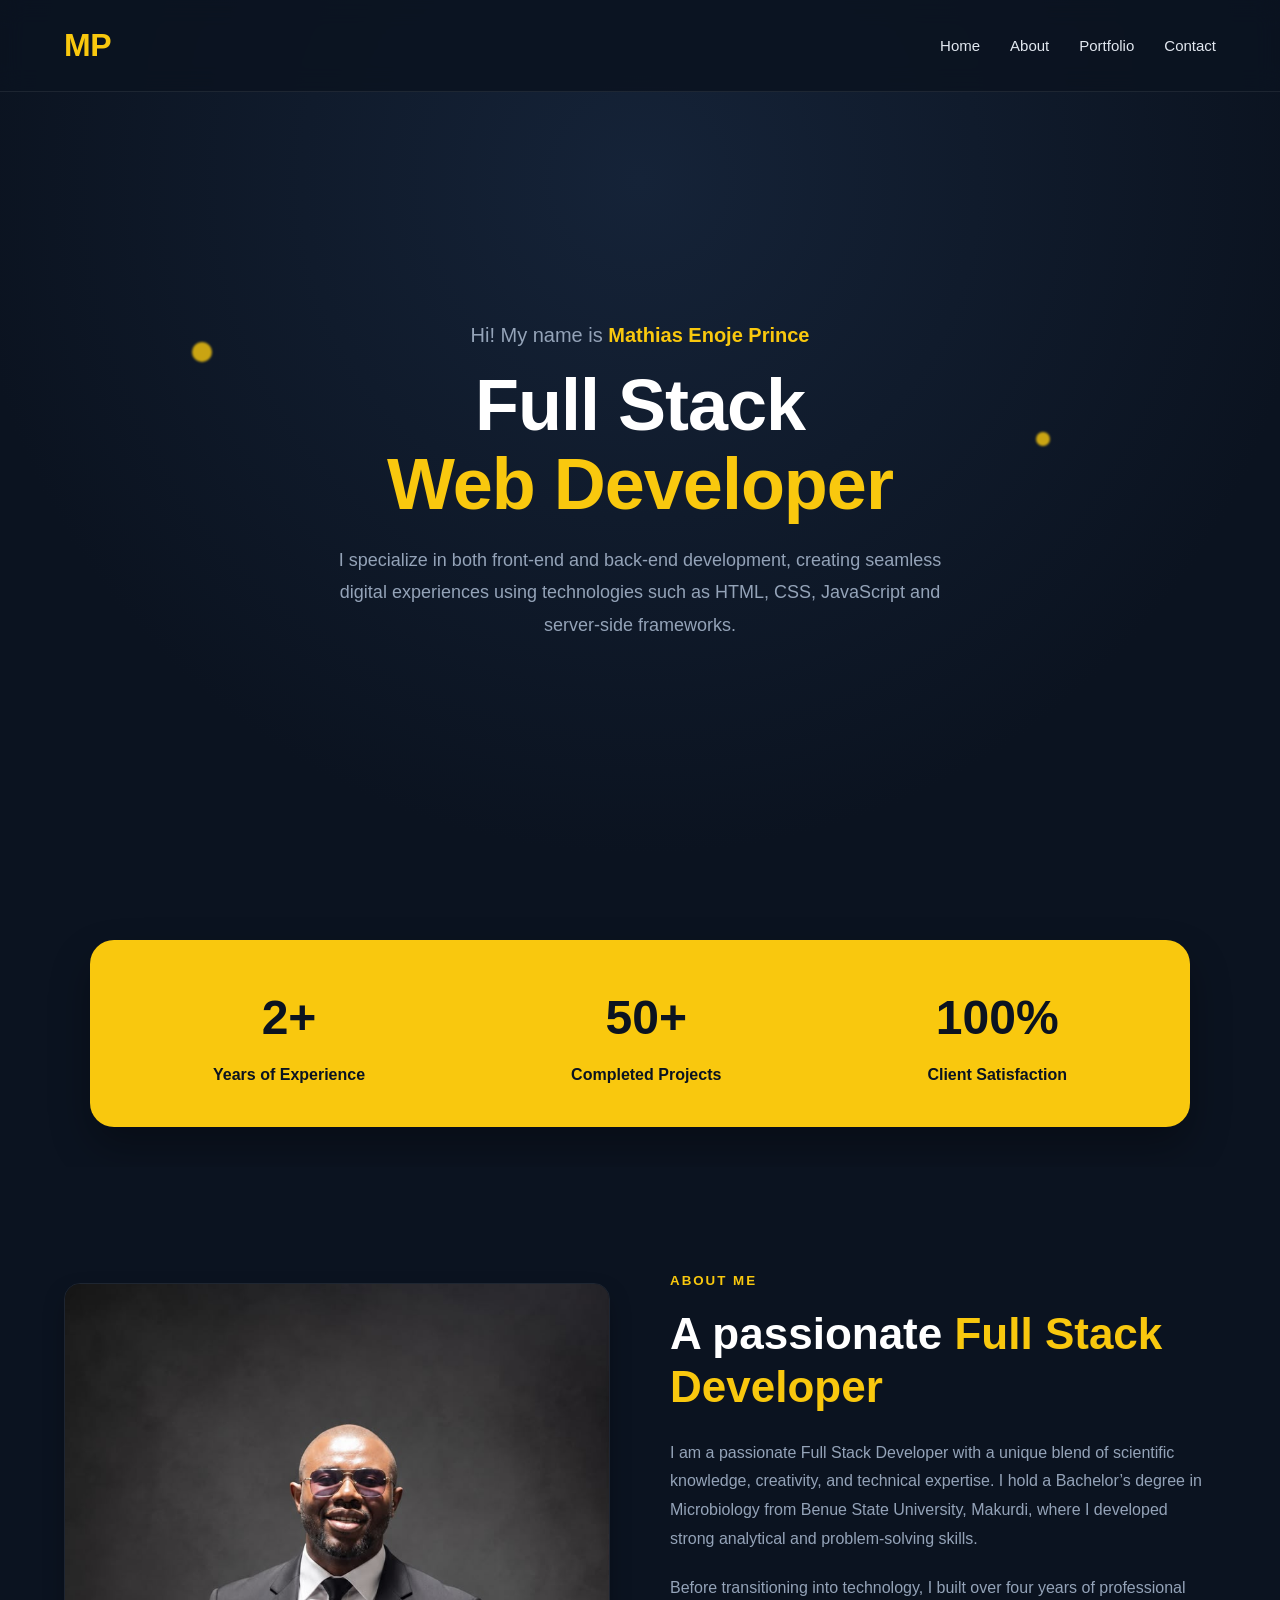
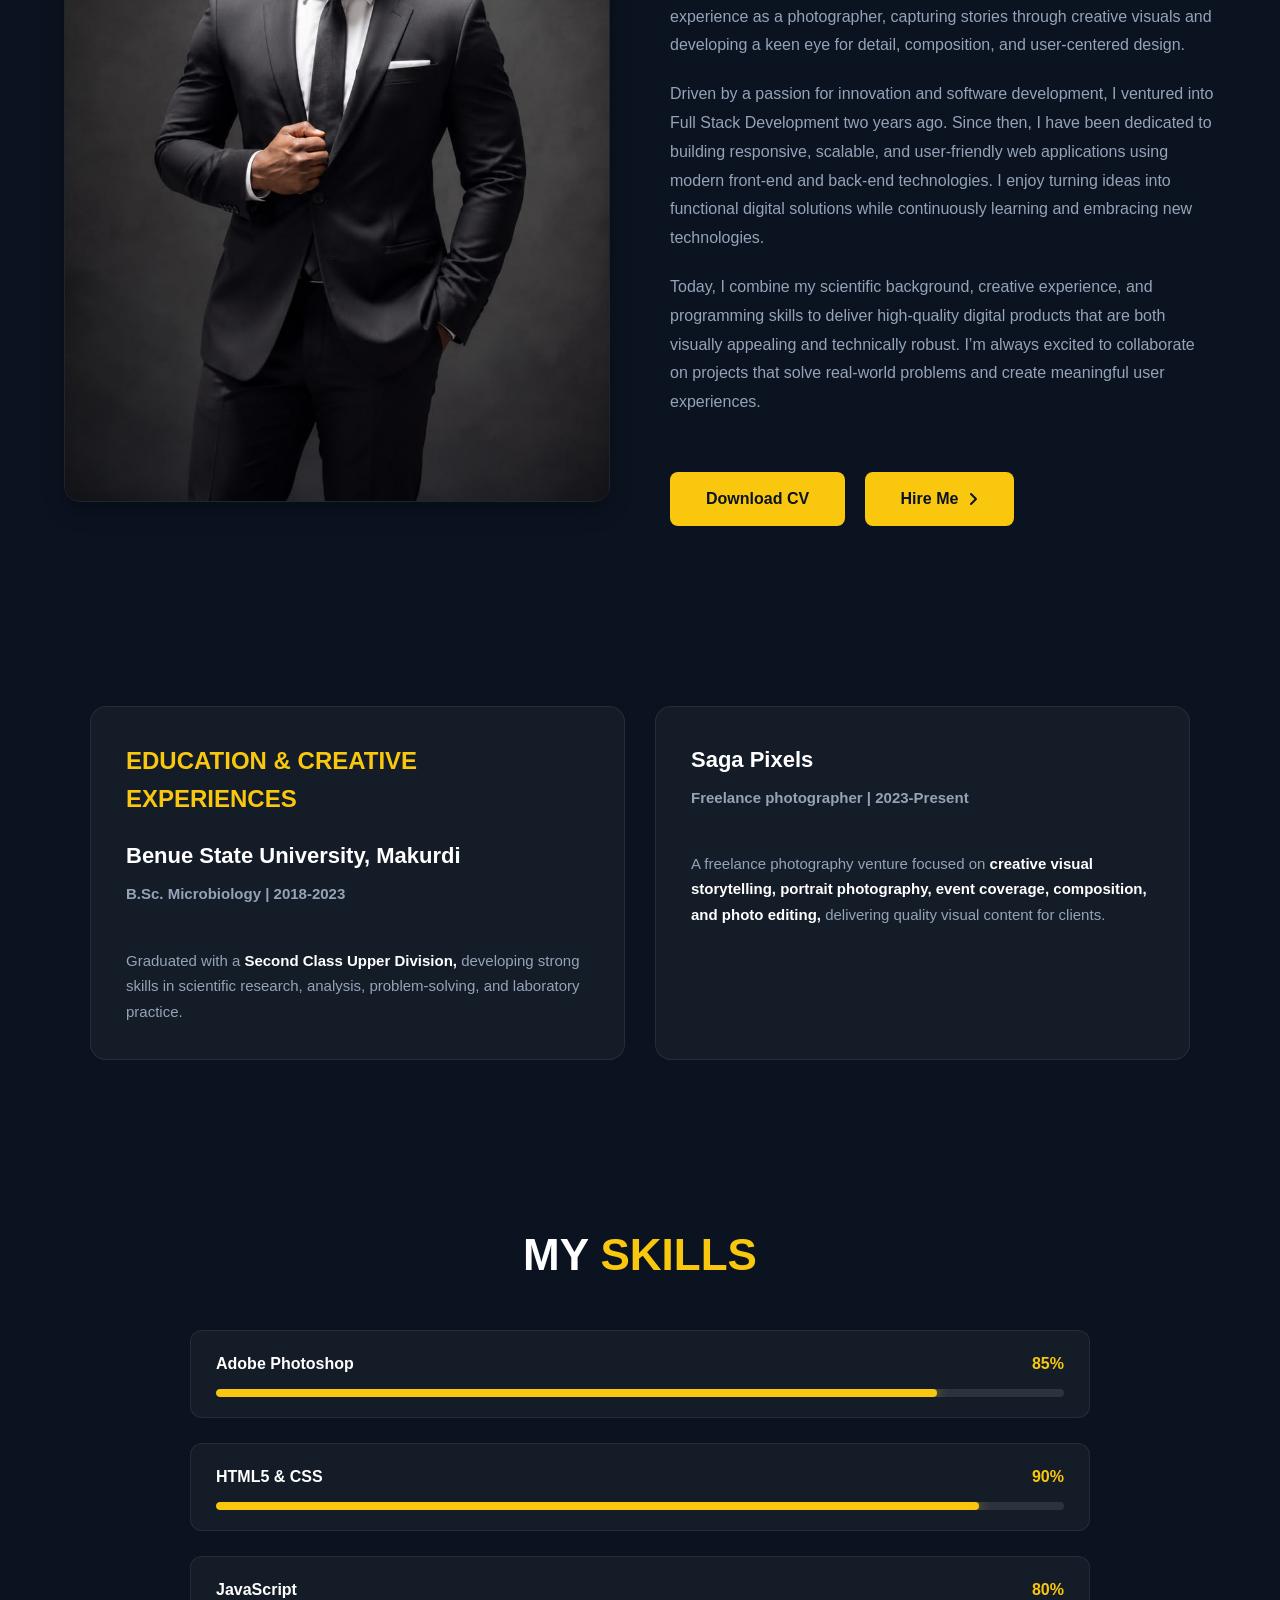
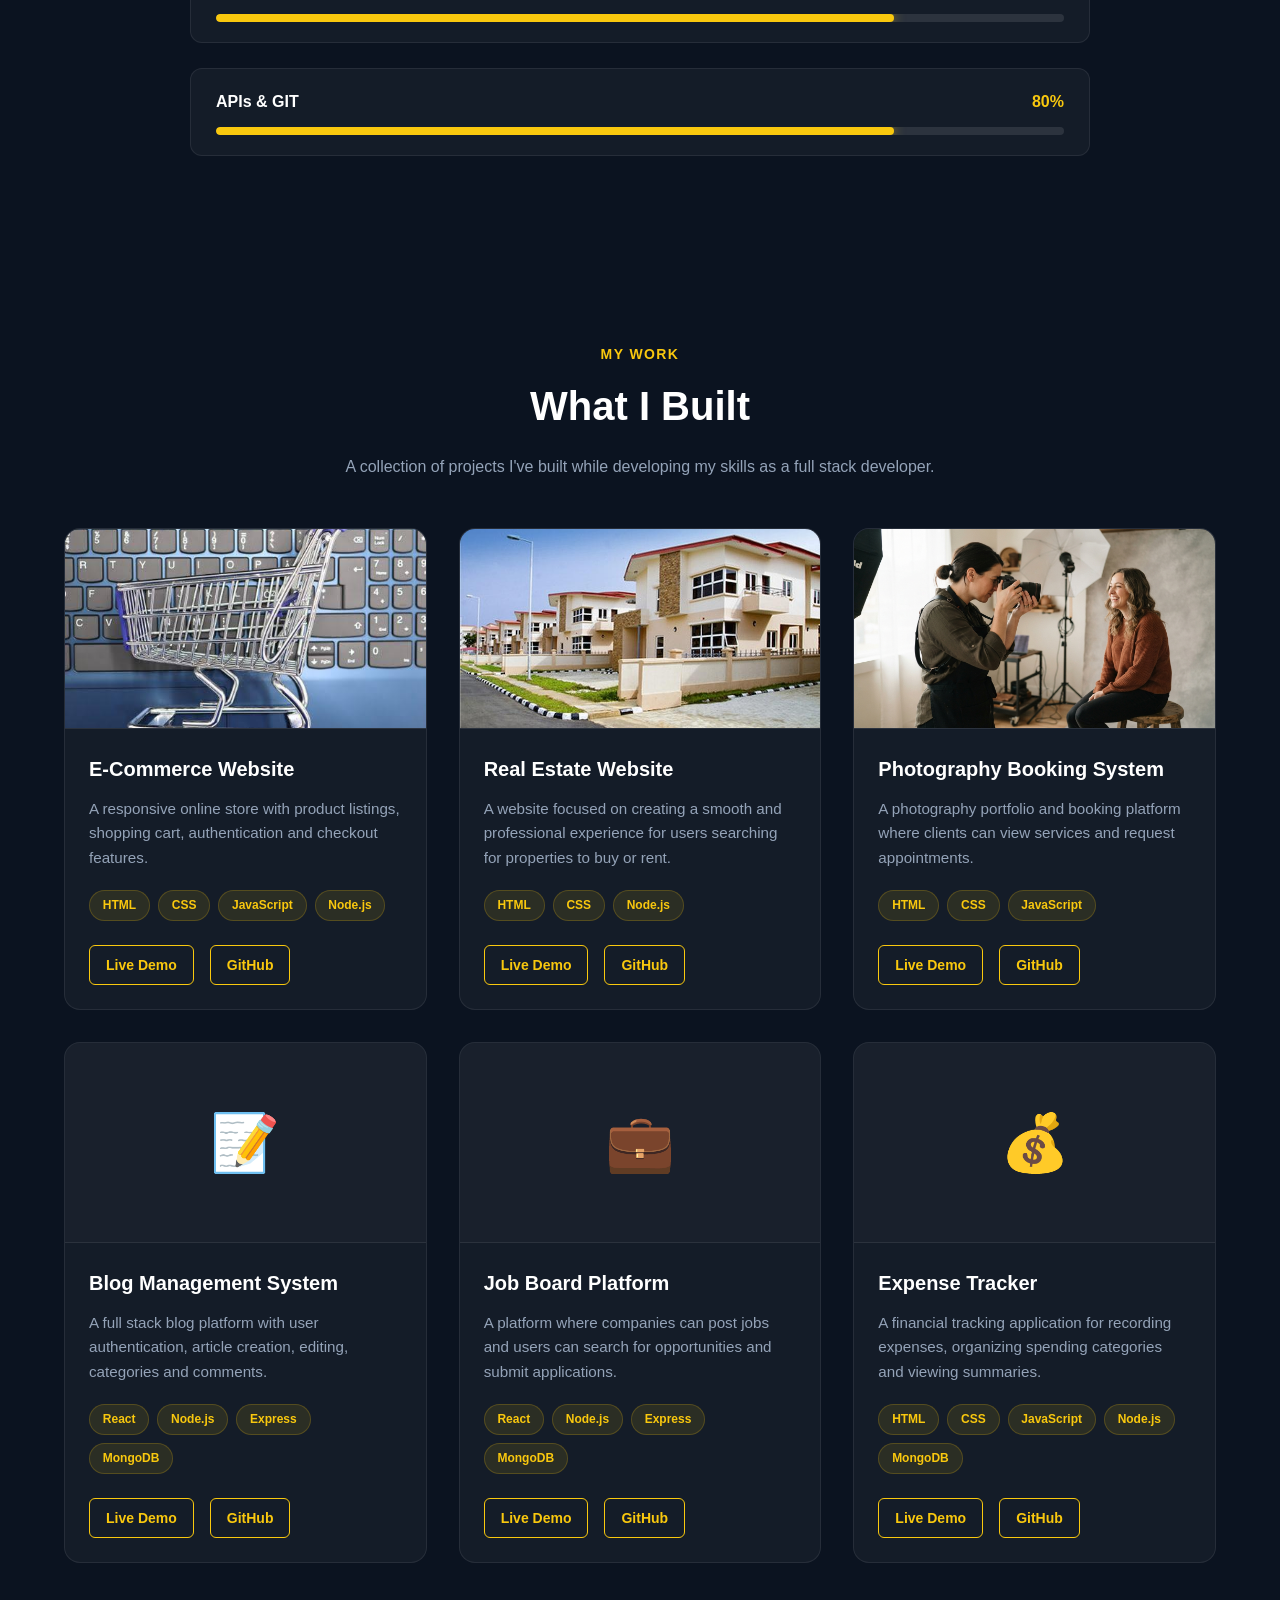
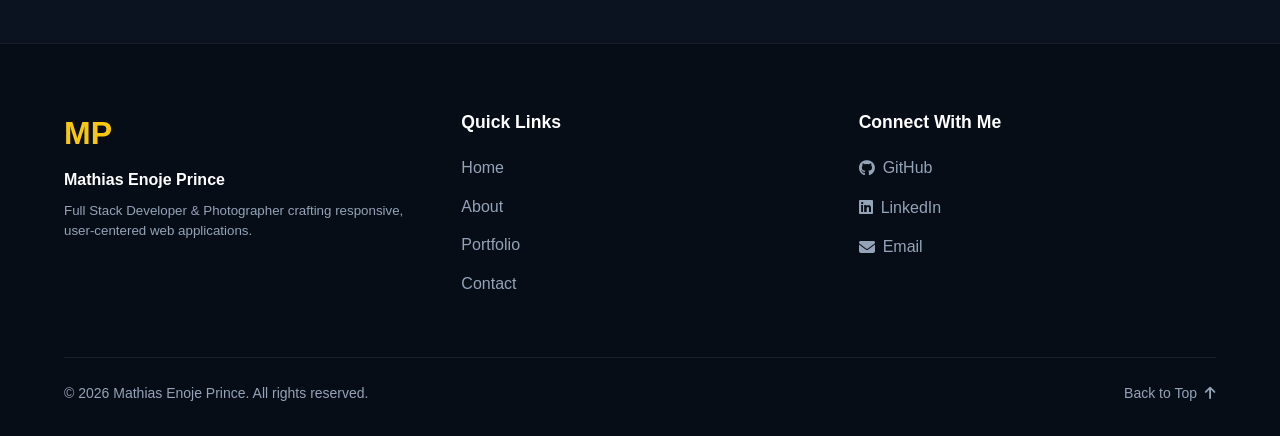
<file: index.html>
<!DOCTYPE html>
<html lang="en">
<head>
    <meta charset="UTF-8">
    <meta name="viewport" content="width=device-width, initial-scale=1.0">
    <title>MATHIAS ENOJE PRINCE PORTO</title>
    <link rel="stylesheet" href="./porto.css">
    <link rel="stylesheet" href="https://cdnjs.cloudflare.com/ajax/libs/font-awesome/6.7.2/css/all.min.css"
        integrity="sha512-Evv84Mr4kqVGRNSgIGL/F/aIDqQb7xQ2vcrdIwxfjThSH8CSR7PBEakCr51Ck+w+/U6swU2Im1vVX0SVk9ABhg=="
        crossorigin="anonymous" referrerpolicy="no-referrer" />
</head>

<body>

    <header>
        <nav>
            <div class="logo">
                <h2>MP</h2> 
            </div>
            <ul>
                <li><a href="./portpages/home.html"> Home</a></li>
                <li><a href="./portpages/about.html"> About</a></li>
                <li><a href="./portpages/portfolio.html"> Portfolio</a></li>
                <li><a href="https://wa.me/2349068567751"> Contact</a></li>
            </ul>
        </nav>
    </header>

    <section class="hero">
        <div class="hero-content">
            <p class="intro">Hi! My name is <span>Mathias Enoje Prince</span></p>
            <h1> Full Stack <br> <span> Web Developer</span></h1>
            <p class="description">
                I specialize in both front-end and back-end development, creating seamless digital experiences using technologies such as HTML, CSS, JavaScript and server-side frameworks.
            </p>
        </div>
    </section>

    <section class="ss">   
        <div class="stats">
            <div class="box">
                <h2>2+</h2>
                <p>Years of Experience</p>
            </div>
            <div class="box">
                <h2>50+</h2>
                <p>Completed Projects</p>
            </div>
            <div class="box">
                <h2>100%</h2>
                <p>Client Satisfaction</p>
            </div>
        </div>
    </section>

    <section class="about">
        <div class="about-image">
            <div>
                <img src="./img/me.jpeg" alt="Mathias Enoje Prince">
            </div>
        </div>

        <div class="about-text">
            <small>About Me</small>
            <h2>A passionate <span> Full Stack Developer</span></h2>
            <p>
                I am a passionate Full Stack Developer with a unique blend of scientific knowledge, creativity, and technical expertise. I hold a Bachelor’s degree in Microbiology from Benue State University, Makurdi, where I developed strong analytical and problem-solving skills.
            </p>
            <p>
                Before transitioning into technology, I built over four years of professional experience as a photographer, capturing stories through creative visuals and developing a keen eye for detail, composition, and user-centered design.
            </p>
            <p>
                Driven by a passion for innovation and software development, I ventured into Full Stack Development two years ago. Since then, I have been dedicated to building responsive, scalable, and user-friendly web applications using modern front-end and back-end technologies. I enjoy turning ideas into functional digital solutions while continuously learning and embracing new technologies.
            </p>
            <p>
                Today, I combine my scientific background, creative experience, and programming skills to deliver high-quality digital products that are both visually appealing and technically robust. I’m always excited to collaborate on projects that solve real-world problems and create meaningful user experiences.
            </p>

            <a href="#" class="btn">Download CV</a>
            <a href="#" class="btn"> Hire Me <i class="fa-solid fa-angle-right"></i></a>
        </div>
    </section>

    <section class="edu">
        <div class="edus">
            <div class="edubsu">
                <h1> EDUCATION & CREATIVE EXPERIENCES</h1>
                <h2> Benue State University, Makurdi</h2>
                <p class="edudate">B.Sc. Microbiology | 2018-2023</p><br>
                <p>Graduated with a <strong>Second Class Upper Division,</strong> developing strong skills in scientific research, analysis, problem-solving, and laboratory practice.</p>
            </div>

            <div class="edusaga">
                <h2> Saga Pixels</h2>
                <p class="edudate"> Freelance photographer | 2023-Present</p><br>
                <p>A freelance photography venture focused on <strong>creative visual storytelling, portrait photography, event coverage, composition, and photo editing,</strong> delivering quality visual content for clients.</p>
            </div>
        </div>
    </section>

    <section class="skills">
        <div class="skills-container">
            <h2>MY <span>SKILLS</span></h2>

            <div class="skill-box">
                <div class="skill-info">
                    <p>Adobe Photoshop</p>
                    <p>85%</p>
                </div>
                <div class="progress-line">
                    <span style="width: 85%;"></span>
                </div>
            </div>

            <div class="skill-box">
                <div class="skill-info">
                    <p>HTML5 &amp; CSS</p>
                    <p>90%</p>
                </div>
                <div class="progress-line">
                    <span style="width: 90%;"></span>
                </div>
            </div>

            <div class="skill-box">
                <div class="skill-info">
                    <p>JavaScript</p>
                    <p>80%</p>
                </div>
                <div class="progress-line">
                    <span style="width: 80%;"></span>
                </div>
            </div>

            <div class="skill-box">
                <div class="skill-info">
                    <p>APIs &amp; GIT</p>
                    <p>80%</p>
                </div>
                <div class="progress-line">
                    <span style="width: 80%;"></span>
                </div>
            </div>
        </div>
    </section>

    <section class="projects" id="projects">
        <div class="projects-container">
            <div class="section-heading">
                <span>MY WORK</span>
                <h2>What I Built</h2>
                <p>A collection of projects I've built while developing my skills as a full stack developer.</p>
            </div>

            <div class="project-grid">
                <!-- Project 1 -->
                <article class="project-card">
                    <div class="project-image">
                        <img src="./img/ecom.jpg" alt="E-Commerce Website interface preview">
                    </div>
                    <div class="project-content">
                        <h3>E-Commerce Website</h3>
                        <p>A responsive online store with product listings, shopping cart, authentication and checkout features.</p>
                        <div class="tech-stack">
                            <span>HTML</span>
                            <span>CSS</span>
                            <span>JavaScript</span>
                            <span>Node.js</span>
                        </div>
                        <div class="project-links">
                            <a href="https://kireinawebsite.vercel.app/">Live Demo</a>
                            <a href="https://github.com/mathiasenojep-a11y">GitHub</a>
                        </div>
                    </div>
                </article>

                <!-- Project 2 -->
                <article class="project-card">
                    <div class="project-image">
                        <img src="./img/Real-Estate.jpg" alt="Real Estate Website search page preview">
                    </div>
                    <div class="project-content">
                        <h3>Real Estate Website</h3>
                        <p>A website focused on creating a smooth and professional experience for users searching for properties to buy or rent.</p>
                        <div class="tech-stack">
                            <span>HTML</span>
                            <span>CSS</span>
                            <span>Node.js</span>
                        </div>
                        <div class="project-links">
                            <a href="https://homeequityproperties.vercel.app/">Live Demo</a>
                            <a href="https://github.com/mathiasenojep-a11y">GitHub</a>
                        </div>
                    </div>
                </article>

                <!-- Project 3 -->
                <article class="project-card">
                    <div class="project-image">
                        <img src="./img/Photographer.jpeg" alt="Photography Booking System portfolio showcase">
                    </div>
                    <div class="project-content">
                        <h3>Photography Booking System</h3>
                        <p>A photography portfolio and booking platform where clients can view services and request appointments.</p>
                        <div class="tech-stack">
                            <span>HTML</span>
                            <span>CSS</span>
                            <span>JavaScript</span>
                        </div>
                        <div class="project-links">
                            <a href="#" target="_blank" rel="noopener noreferrer">Live Demo</a>
                            <a href="https://github.com/mathiasenojep-a11y">GitHub</a>
                        </div>
                    </div>
                </article>

                <!-- Project 4 -->
                <article class="project-card">
                    <div class="project-image">
                        <span role="img" aria-label="Blog icon">📝</span>
                    </div>
                    <div class="project-content">
                        <h3>Blog Management System</h3>
                        <p>A full stack blog platform with user authentication, article creation, editing, categories and comments.</p>
                        <div class="tech-stack">
                            <span>React</span>
                            <span>Node.js</span>
                            <span>Express</span>
                            <span>MongoDB</span>
                        </div>
                        <div class="project-links">
                            <a href="#" target="_blank" rel="noopener noreferrer">Live Demo</a>
                            <a href="https://github.com/mathiasenojep-a11y">GitHub</a>
                        </div>
                    </div>
                </article>

                <!-- Project 5 -->
                <article class="project-card">
                    <div class="project-image">
                        <span role="img" aria-label="Briefcase icon">💼</span>
                    </div>
                    <div class="project-content">
                        <h3>Job Board Platform</h3>
                        <p>A platform where companies can post jobs and users can search for opportunities and submit applications.</p>
                        <div class="tech-stack">
                            <span>React</span>
                            <span>Node.js</span>
                            <span>Express</span>
                            <span>MongoDB</span>
                        </div>
                        <div class="project-links">
                            <a href="#" target="_blank" rel="noopener noreferrer">Live Demo</a>
                            <a href="https://github.com/mathiasenojep-a11y">GitHub</a>
                        </div>
                    </div>
                </article>

                <!-- Project 6 -->
                <article class="project-card">
                    <div class="project-image">
                        <span role="img" aria-label="Money bag icon">💰</span>
                    </div>
                    <div class="project-content">
                        <h3>Expense Tracker</h3>
                        <p>A financial tracking application for recording expenses, organizing spending categories and viewing summaries.</p>
                        <div class="tech-stack">
                            <span>HTML</span>
                            <span>CSS</span>
                            <span>JavaScript</span>
                            <span>Node.js</span>
                            <span>MongoDB</span>
                        </div>
                        <div class="project-links">
                            <a href="#" target="_blank" rel="noopener noreferrer">Live Demo</a>
                            <a href="https://github.com/mathiasenojep-a11y">GitHub</a>
                        </div>
                    </div>
                </article>
            </div>
        </div>
    </section>

    <!-- Footer Section -->
    <footer class="site-footer">
        <div class="footer-container">
            <div class="footer-col footer-brand">
                <h2>MP</h2>
                <p>Mathias Enoje Prince</p>
                <small>Full Stack Developer & Photographer crafting responsive, user-centered web applications.</small>
            </div>

            <div class="footer-col">
                <h3>Quick Links</h3>
                <ul>
                    <li><a href="./portpages/home.html">Home</a></li>
                    <li><a href="./portpages/about.html">About</a></li>
                    <li><a href="./portpages/portfolio.html">Portfolio</a></li>
                    <li><a href="https://wa.me/2349068567751">Contact</a></li>
                </ul>
            </div>

            <div class="footer-col">
                <h3>Connect With Me</h3>
                <ul class="social-links">
                    <li>
                        <a href="https://github.com/mathiasenojep-a11y" target="_blank" rel="noopener">
                            <i class="fa-brands fa-github"></i> GitHub
                        </a>
                    </li>
                    <li>
                        <a href="https://www.linkedin.com/in/mathias-enoje-prince-b039b9424" target="_blank" rel="noopener">
                            <i class="fa-brands fa-linkedin"></i> LinkedIn
                        </a>
                    </li>
                    <li>
                        <a href="mailto:mathiasenojep@gmail.com">
                            <i class="fa-solid fa-envelope"></i> Email
                        </a>
                    </li>
                </ul>
            </div>
        </div>

        <div class="footer-bottom">
            <p>&copy; <span id="year"></span> Mathias Enoje Prince. All rights reserved.</p>
            <a href="#" class="back-to-top" aria-label="Back to top">
                Back to Top <i class="fa-solid fa-arrow-up"></i>
            </a>
        </div>
    </footer>

    <script>
        document.getElementById('year').textContent = new Date().getFullYear();
    </script>
</body>
</html>
</file>
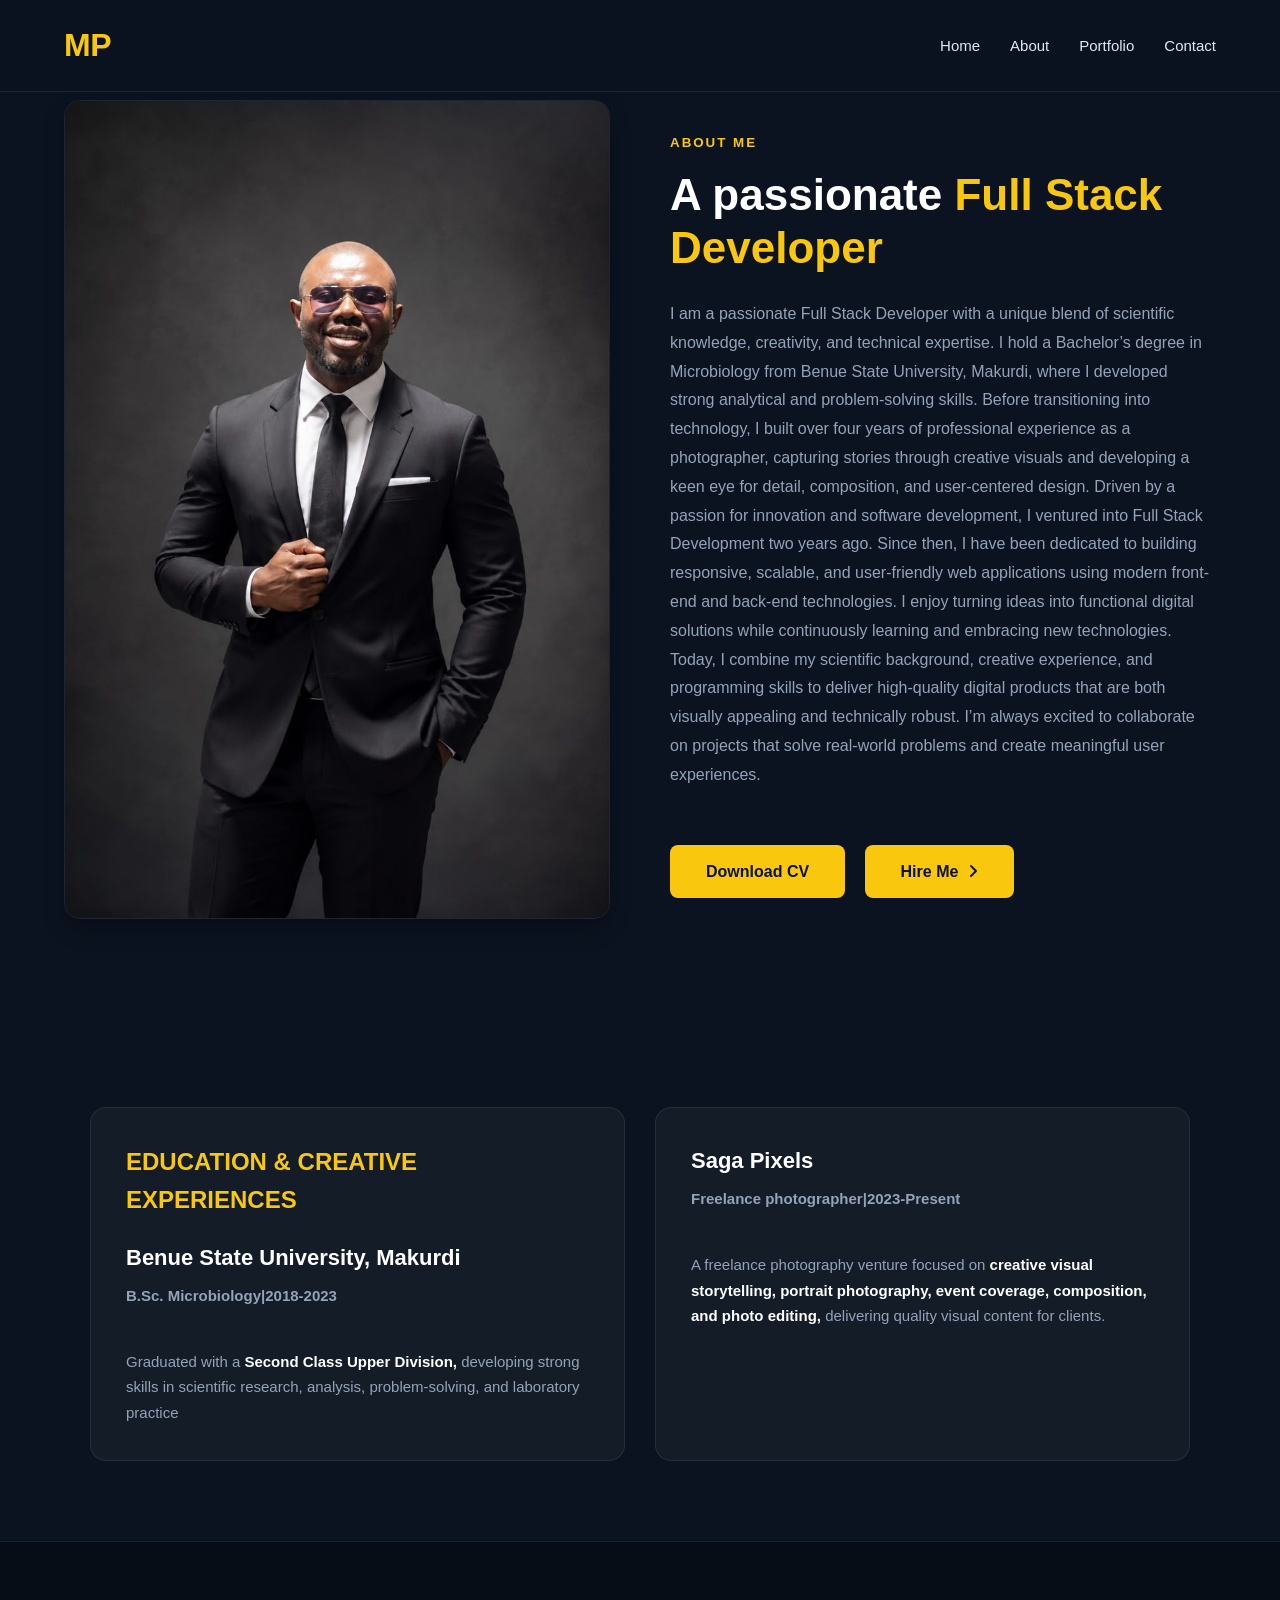
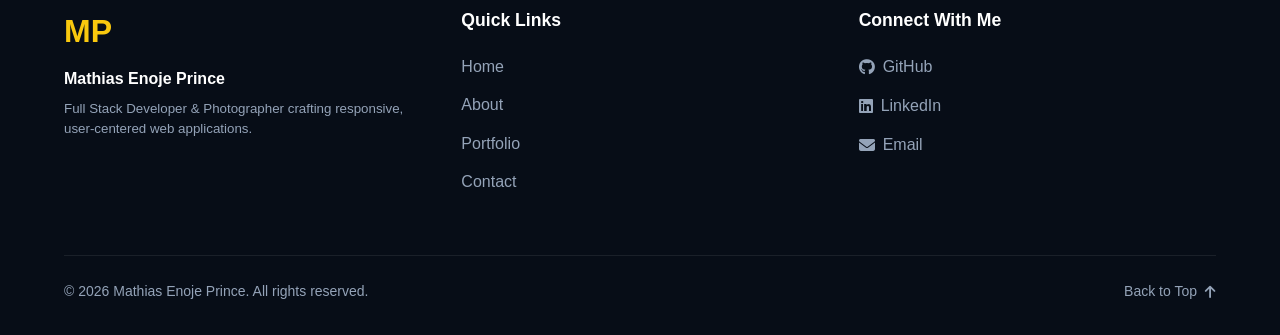
<file: portpages/about.html>
<!DOCTYPE html>
<html lang="en">
<head>
    <link rel="stylesheet" href="../porto.css">
    <link rel="stylesheet" href="https://cdnjs.cloudflare.com/ajax/libs/font-awesome/6.7.2/css/all.min.css"
        integrity="sha512-Evv84Mr4kqVGRNSgIGL/F/aIDqQb7xQ2vcrdIwxfjThSH8CSR7PBEakCr51Ck+w+/U6swU2Im1vVX0SVk9ABhg=="
        crossorigin="anonymous" referrerpolicy="no-referrer" />
   
    <meta charset="UTF-8">
    <meta name="viewport" content="width=device-width, initial-scale=1.0">
    <title>MATHIAS ENOJE PRINCE PORTO</title>
</head>

<body>

    <header>
<nav>
    <div class="logo">
       <h2>MP</h2> 
    </div>
    <ul>
        <li><a href="../portpages/home.html"> Home</a></li>
         <li><a href="../portpages/about.html"> About</a></li>
          <li><a href="../portpages/portfolio.html"> Portfolio</a></li>
           <li><a href="https://wa.me/2349068567751"> Contact</a></li>

    </ul>

</nav>
</header>



 </section>

 <section class="about">
    <div class="about-image">
<div>
<img src="../img/me.jpeg" alt="">
</div>
      
    </div>

    <div class="about-text">

        <small> About Me</small>
<h2>
A passionate <span> Full Stack Developer</span>

</h2>
<p>

I am a passionate Full Stack Developer with a unique blend of scientific knowledge, creativity, and technical expertise. I hold a Bachelor’s degree in Microbiology from Benue State University, Makurdi, where I developed strong analytical and problem-solving skills.

Before transitioning into technology, I built over four years of professional experience as a photographer, capturing stories through creative visuals and developing a keen eye for detail, composition, and user-centered design.

Driven by a passion for innovation and software development, I ventured into Full Stack Development two years ago. Since then, I have been dedicated to building responsive, scalable, and user-friendly web applications using modern front-end and back-end technologies. I enjoy turning ideas into functional digital solutions while continuously learning and embracing new technologies.

Today, I combine my scientific background, creative experience, and programming skills to deliver high-quality digital products that are both visually appealing and technically robust. I’m always excited to collaborate on projects that solve real-world problems and create meaningful user experiences.

</p>

<a href="#" class="btn">
Download CV
</a>
<a href="#" class="btn"> Hire Me <i class="fa-solid fa-angle-right"></i></a>
    </div>


 </section>


 <section class="edu">

<div class="edus">

<div class="edubsu">

<h1> EDUCATION & CREATIVE EXPERIENCES</h1>
<h2> Benue State University, Makurdi</h2>
<p class="edudate">B.Sc. Microbiology|2018-2023</p><br>
<p> Graduated with a <strong>Second Class Upper Division,</strong> developing strong skills in
scientific research, analysis, problem-solving, and laboratory practice
</p>

</div>

<div class="edusaga">
<h2> Saga Pixels</h2>
<p class="edudate"> Freelance photographer|2023-Present</p><br>
<p> A freelance photography venture focused on <strong> creative visual storytelling, portrait photography,
    event coverage, composition, and photo editing,</strong> delivering quality visual content for clients.</p>


</div>


</div>

 </section>


<!-- Footer Section -->
    <footer class="site-footer">
        <div class="footer-container">
            <!-- Brand Column -->
            <div class="footer-col footer-brand">
                <h2>MP</h2>
                <p>Mathias Enoje Prince</p>
                <small>Full Stack Developer & Photographer crafting responsive, user-centered web applications.</small>
            </div>

            <!-- Quick Links -->
            <div class="footer-col">
                <h3>Quick Links</h3>
                <ul>
                    <li><a href="../portpages/home.html">Home</a></li>
                    <li><a href="../portpages/about.html">About</a></li>
                    <li><a href="../portpages/portfolio.html">Portfolio</a></li>
                    <li><a href="https://wa.me/2349068567751">Contact</a></li>
                </ul>
            </div>

            <!-- Social Links -->
            <div class="footer-col">
                <h3>Connect With Me</h3>
                <ul class="social-links">
                    <li>
                        <a href="https://github.com/mathiasenojep-a11y">
                            <i class="fa-brands fa-github"></i> GitHub
                        </a>
                    </li>
                    <li>
                        <a href="https://www.google.com/search?q=https://www.linkedin.com/in/mathias-enoje-prince-b039b9424">
                            <i class="fa-brands fa-linkedin"></i> LinkedIn
                        </a>
                    </li>
                    <li>
                        <a href="mailto:mathiasenojep@gmail.com">
                            <i class="fa-solid fa-envelope"></i> Email
                        </a>
                    </li>
                </ul>
            </div>
        </div>

        <!-- Bottom Copyright & Back to Top -->
        <div class="footer-bottom">
            <p>&copy; <span id="year"></span> Mathias Enoje Prince. All rights reserved.</p>
            <a href="#" class="back-to-top" aria-label="Back to top">
                Back to Top <i class="fa-solid fa-arrow-up"></i>
            </a>
        </div>
    </footer>

    <script>
        // Dynamically updates the current year
        document.getElementById('year').textContent = new Date().getFullYear();
    </script>
</body>
</html>
</file>
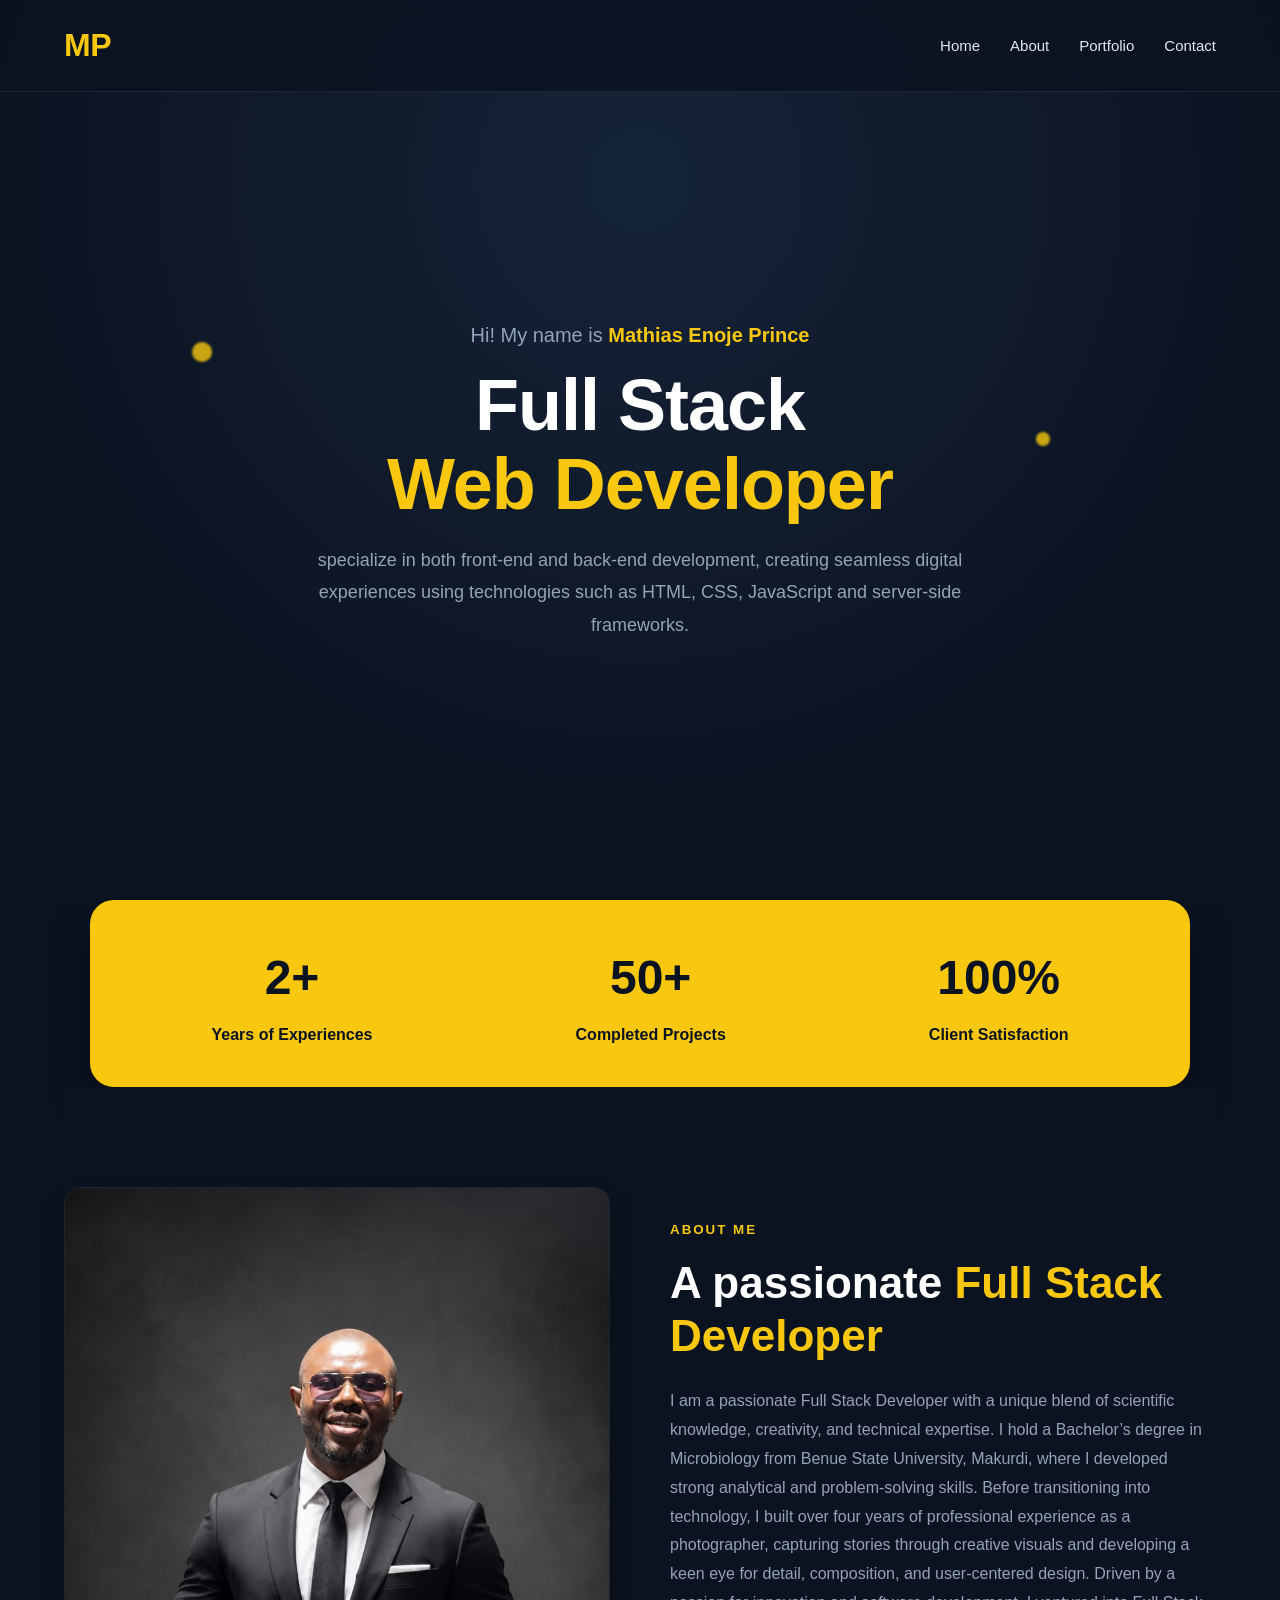
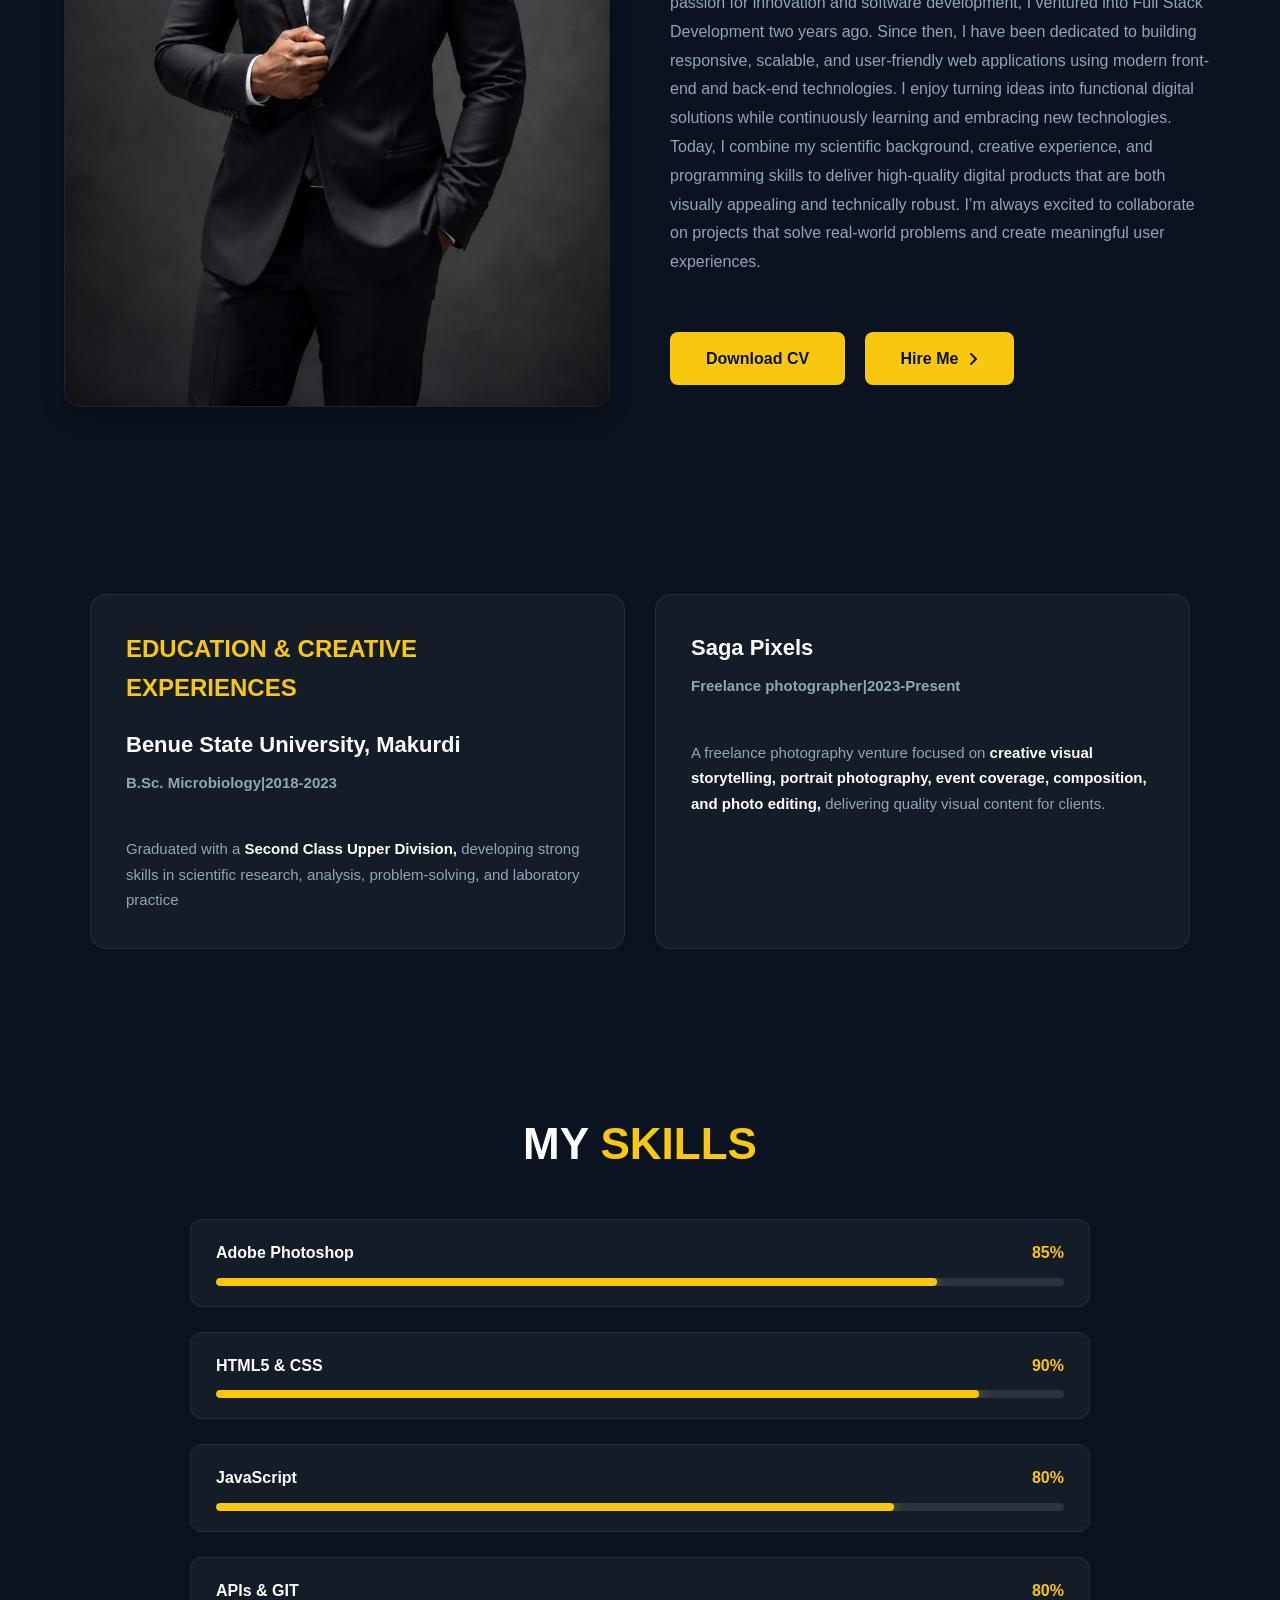
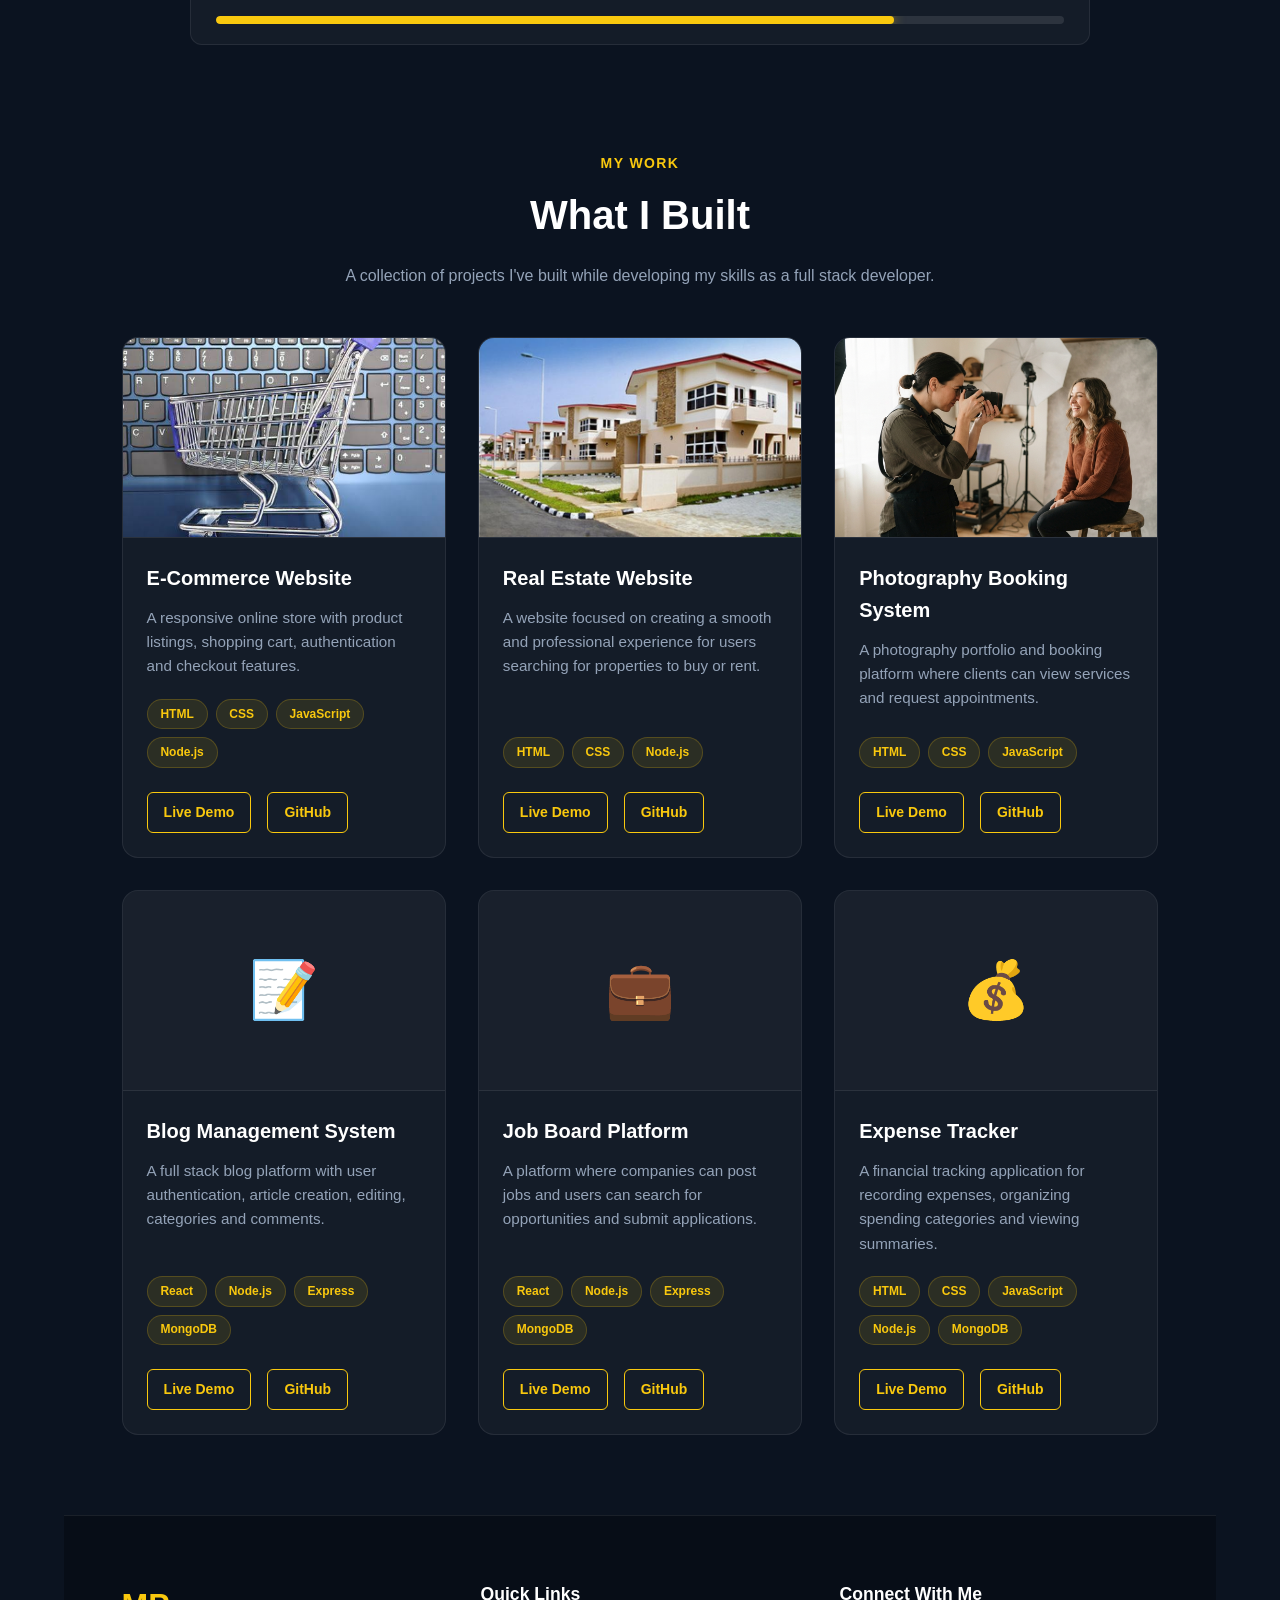
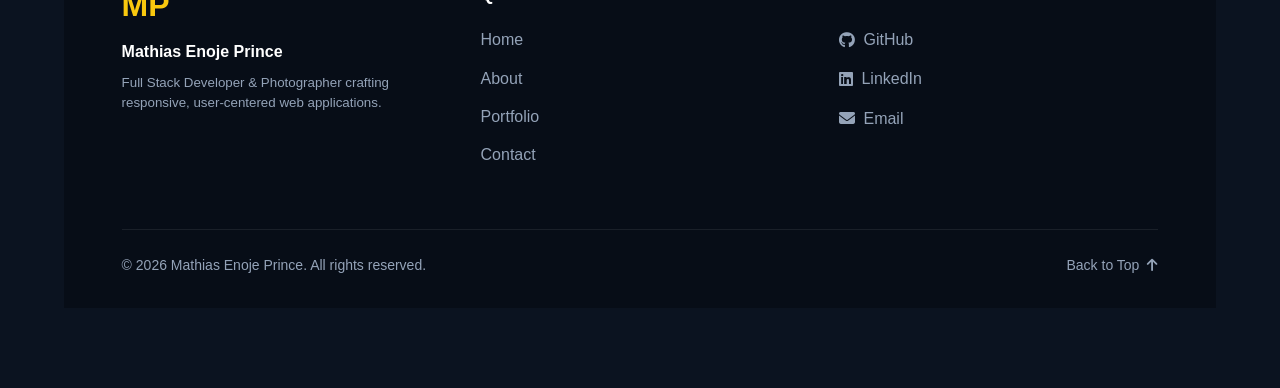
<file: portpages/home.html>
<!DOCTYPE html>
<html lang="en">
<head>
    <link rel="stylesheet" href="../porto.css">
    <link rel="stylesheet" href="https://cdnjs.cloudflare.com/ajax/libs/font-awesome/6.7.2/css/all.min.css"
        integrity="sha512-Evv84Mr4kqVGRNSgIGL/F/aIDqQb7xQ2vcrdIwxfjThSH8CSR7PBEakCr51Ck+w+/U6swU2Im1vVX0SVk9ABhg=="
        crossorigin="anonymous" referrerpolicy="no-referrer" />
    
    <meta charset="UTF-8">
    <meta name="viewport" content="width=device-width, initial-scale=1.0">
    <title>MATHIAS ENOJE PRINCE PORTO</title>
</head>

<body>

    <header>
<nav>
    <div class="logo">
       <h2>MP</h2> 
    </div>
    <ul>
        <li><a href="../portpages/home.html"> Home</a></li>
         <li><a href="../portpages/about.html"> About</a></li>
          <li><a href="../portpages/portfolio.html"> Portfolio</a></li>
           <li><a href="https://wa.me/2349068567751"> Contact</a></li>

    </ul>

</nav>
</header>

 <section class="hero">

    <div class="hero-content">
   <p class="intro">
Hi! My name is <span>Mathias Enoje Prince</span>

   </p>
<h1> Full Stack <br> 
    <span> Web Developer</span>  
</h1>
<p class="description">specialize in both front-end and back-end development, creating seamless digital experiences using
    technologies such as HTML, CSS, JavaScript and server-side frameworks.
</p>


    </div>

 </section>


 <section class="stats">

<div class="box">

<h2>2+</h2>

<p>

Years of Experiences

</p>


</div>

<div class="box">
<h2>50+</h2>
<p> Completed Projects</p>

</div>

<div class="box">

<h2>100%</h2>
<p>Client Satisfaction</p>

</div>

 </section>

 <section class="about">
    <div class="about-image">
<div>
<img src="../img/me.jpeg" alt="">
</div>
      
    </div>

    <div class="about-text">

        <small> About Me</small>
<h2>
A passionate <span> Full Stack Developer</span>

</h2>
<p>

I am a passionate Full Stack Developer with a unique blend of scientific knowledge, creativity, and technical expertise. I hold a Bachelor’s degree in Microbiology from Benue State University, Makurdi, where I developed strong analytical and problem-solving skills.

Before transitioning into technology, I built over four years of professional experience as a photographer, capturing stories through creative visuals and developing a keen eye for detail, composition, and user-centered design.

Driven by a passion for innovation and software development, I ventured into Full Stack Development two years ago. Since then, I have been dedicated to building responsive, scalable, and user-friendly web applications using modern front-end and back-end technologies. I enjoy turning ideas into functional digital solutions while continuously learning and embracing new technologies.

Today, I combine my scientific background, creative experience, and programming skills to deliver high-quality digital products that are both visually appealing and technically robust. I’m always excited to collaborate on projects that solve real-world problems and create meaningful user experiences.

</p>

<a href="#" class="btn">
Download CV
</a>
<a href="#" class="btn"> Hire Me <i class="fa-solid fa-angle-right"></i></a>
    </div>


 </section>


 <section class="edu">

<div class="edus">

<div class="edubsu">

<h1> EDUCATION & CREATIVE EXPERIENCES</h1>
<h2> Benue State University, Makurdi</h2>
<p class="edudate">B.Sc. Microbiology|2018-2023</p><br>
<p> Graduated with a <strong>Second Class Upper Division,</strong> developing strong skills in
scientific research, analysis, problem-solving, and laboratory practice
</p>

</div>

<div class="edusaga">
<h2> Saga Pixels</h2>
<p class="edudate"> Freelance photographer|2023-Present</p><br>
<p> A freelance photography venture focused on <strong> creative visual storytelling, portrait photography,
    event coverage, composition, and photo editing,</strong> delivering quality visual content for clients.</p>


</div>


</div>

 </section>
<section class="skills">
  <div class="skills-container">
    <h2>MY <span>SKILLS</span></h2>

    <div class="skill-box">
      <div class="skill-info">
        <p>Adobe Photoshop</p>
        <p>85%</p>
      </div>
      <div class="progress-line">
        <span style="width: 85%;"></span>
      </div>
    </div>

    <div class="skill-box">
      <div class="skill-info">
        <p>HTML5 &amp; CSS</p>
        <p>90%</p>
      </div>
      <div class="progress-line">
        <span style="width: 90%;"></span>
      </div>
    </div>

    <div class="skill-box">
      <div class="skill-info">
        <p>JavaScript</p>
        <p>80%</p>
      </div>
      <div class="progress-line">
        <span style="width: 80%;"></span>
      </div>
    </div>

    <div class="skill-box">
      <div class="skill-info">
        <p>APIs &amp; GIT</p>
        <p>80%</p>
      </div>
      <div class="progress-line">
        <span style="width: 80%;"></span>
      </div>
    </div>
  </div>

<section class="projects" id="projects">
  <div class="projects-container">

    <div class="section-heading">
      <span>MY WORK</span>
      <h2>What I Built</h2>
      <p>
        A collection of projects I've built while developing my skills
        as a full stack developer.
      </p>
    </div>

    <div class="project-grid">

      <!-- Project 1 -->
      <article class="project-card">
        <div class="project-image">
          <img src="../img/ecom.jpg" alt="E-Commerce Website interface preview">
        </div>

        <div class="project-content">
          <h3>E-Commerce Website</h3>
          <p>
            A responsive online store with product listings,
            shopping cart, authentication and checkout features.
          </p>

          <div class="tech-stack">
            <span>HTML</span>
            <span>CSS</span>
            <span>JavaScript</span>
            <span>Node.js</span>
          </div>

          <div class="project-links">
            <a href="../kireina/index.html">Live Demo</a>
            <a href="https://github.com/mathiasenojep-a11y">GitHub</a>
          </div>
        </div>
      </article>

      <!-- Project 2 -->
      <article class="project-card">
        <div class="project-image">
          <img src="../img/Real-Estate.jpg" alt="Real Estate Website search page preview">
        </div>

        <div class="project-content">
          <h3>Real Estate Website</h3>
          <p>
            A website focused on creating a smooth and professional experience for users 
            searching for properties to buy or rent.
          </p>

          <div class="tech-stack">
            <span>HTML</span>
            <span>CSS</span>
            <span>Node.js</span>
          </div>

          <div class="project-links">
            <a href="../equity/index.html">Live Demo</a>
            <a href="https://github.com/mathiasenojep-a11y">GitHub</a>
          </div>
        </div>
      </article>

      <!-- Project 3 -->
      <article class="project-card">
        <div class="project-image">
          <img src="../img/Photographer.jpeg" alt="Photography Booking System portfolio showcase">
        </div>

        <div class="project-content">
          <h3>Photography Booking System</h3>
          <p>
            A photography portfolio and booking platform where
            clients can view services and request appointments.
          </p>

          <div class="tech-stack">
            <span>HTML</span>
            <span>CSS</span>
            <span>JavaScript</span>
          </div>

          <div class="project-links">
            <a href="#" target="_blank" rel="noopener noreferrer">Live Demo</a>
            <a href="https://github.com/mathiasenojep-a11y">GitHub</a>
          </div>
        </div>
      </article>

      <!-- Project 4 -->
      <article class="project-card">
        <div class="project-image">
          <span role="img" aria-label="Blog icon">📝</span>
        </div>

        <div class="project-content">
          <h3>Blog Management System</h3>
          <p>
            A full stack blog platform with user authentication,
            article creation, editing, categories and comments.
          </p>

          <div class="tech-stack">
            <span>React</span>
            <span>Node.js</span>
            <span>Express</span>
            <span>MongoDB</span>
          </div>

          <div class="project-links">
            <a href="#" target="_blank" rel="noopener noreferrer">Live Demo</a>
            <a href="https://github.com/mathiasenojep-a11y">GitHub</a>
          </div>
        </div>
      </article>

      <!-- Project 5 -->
      <article class="project-card">
        <div class="project-image">
          <span role="img" aria-label="Briefcase icon">💼</span>
        </div>

        <div class="project-content">
          <h3>Job Board Platform</h3>
          <p>
            A platform where companies can post jobs and users
            can search for opportunities and submit applications.
          </p>

          <div class="tech-stack">
            <span>React</span>
            <span>Node.js</span>
            <span>Express</span>
            <span>MongoDB</span>
          </div>

          <div class="project-links">
            <a href="#" target="_blank" rel="noopener noreferrer">Live Demo</a>
            <a href="https://github.com/mathiasenojep-a11y">GitHub</a>
          </div>
        </div>
      </article>

      <!-- Project 6 -->
      <article class="project-card">
        <div class="project-image">
          <span role="img" aria-label="Money bag icon">💰</span>
        </div>

        <div class="project-content">
          <h3>Expense Tracker</h3>
          <p>
            A financial tracking application for recording expenses,
            organizing spending categories and viewing summaries.
          </p>

          <div class="tech-stack">
            <span>HTML</span>
            <span>CSS</span>
            <span>JavaScript</span>
            <span>Node.js</span>
            <span>MongoDB</span>
          </div>

          <div class="project-links">
            <a href="#" target="_blank" rel="noopener noreferrer">Live Demo</a>
            <a href="https://github.com/mathiasenojep-a11y">GitHub</a>
          </div>
        </div>
      </article>

    </div>
  </div>
</section>


<!-- Footer Section -->
    <footer class="site-footer">
        <div class="footer-container">
            <!-- Brand Column -->
            <div class="footer-col footer-brand">
                <h2>MP</h2>
                <p>Mathias Enoje Prince</p>
                <small>Full Stack Developer & Photographer crafting responsive, user-centered web applications.</small>
            </div>

            <!-- Quick Links -->
            <div class="footer-col">
                <h3>Quick Links</h3>
                <ul>
                    <li><a href="../portpages/home.html">Home</a></li>
                    <li><a href="../portpages/about.html">About</a></li>
                    <li><a href="../portpages/portfolio.html">Portfolio</a></li>
                    <li><a href="https://wa.me/2349068567751">Contact</a></li>
                </ul>
            </div>

            <!-- Social Links -->
            <div class="footer-col">
                <h3>Connect With Me</h3>
                <ul class="social-links">
                    <li>
                        <a href="https://github.com/mathiasenojep-a11y">
                            <i class="fa-brands fa-github"></i> GitHub
                        </a>
                    </li>
                    <li>
                        <a href="https://www.google.com/search?q=https://www.linkedin.com/in/mathias-enoje-prince-b039b9424">
                            <i class="fa-brands fa-linkedin"></i> LinkedIn
                        </a>
                    </li>
                    <li>
                        <a href="mailto:mathiasenojep@gmail.com">
                            <i class="fa-solid fa-envelope"></i> Email
                        </a>
                    </li>
                </ul>
            </div>
        </div>

        <!-- Bottom Copyright & Back to Top -->
        <div class="footer-bottom">
            <p>&copy; <span id="year"></span> Mathias Enoje Prince. All rights reserved.</p>
            <a href="#" class="back-to-top" aria-label="Back to top">
                Back to Top <i class="fa-solid fa-arrow-up"></i>
            </a>
        </div>
    </footer>

    <script>
        // Dynamically updates the current year
        document.getElementById('year').textContent = new Date().getFullYear();
    </script>
</body>
</html>
</file>
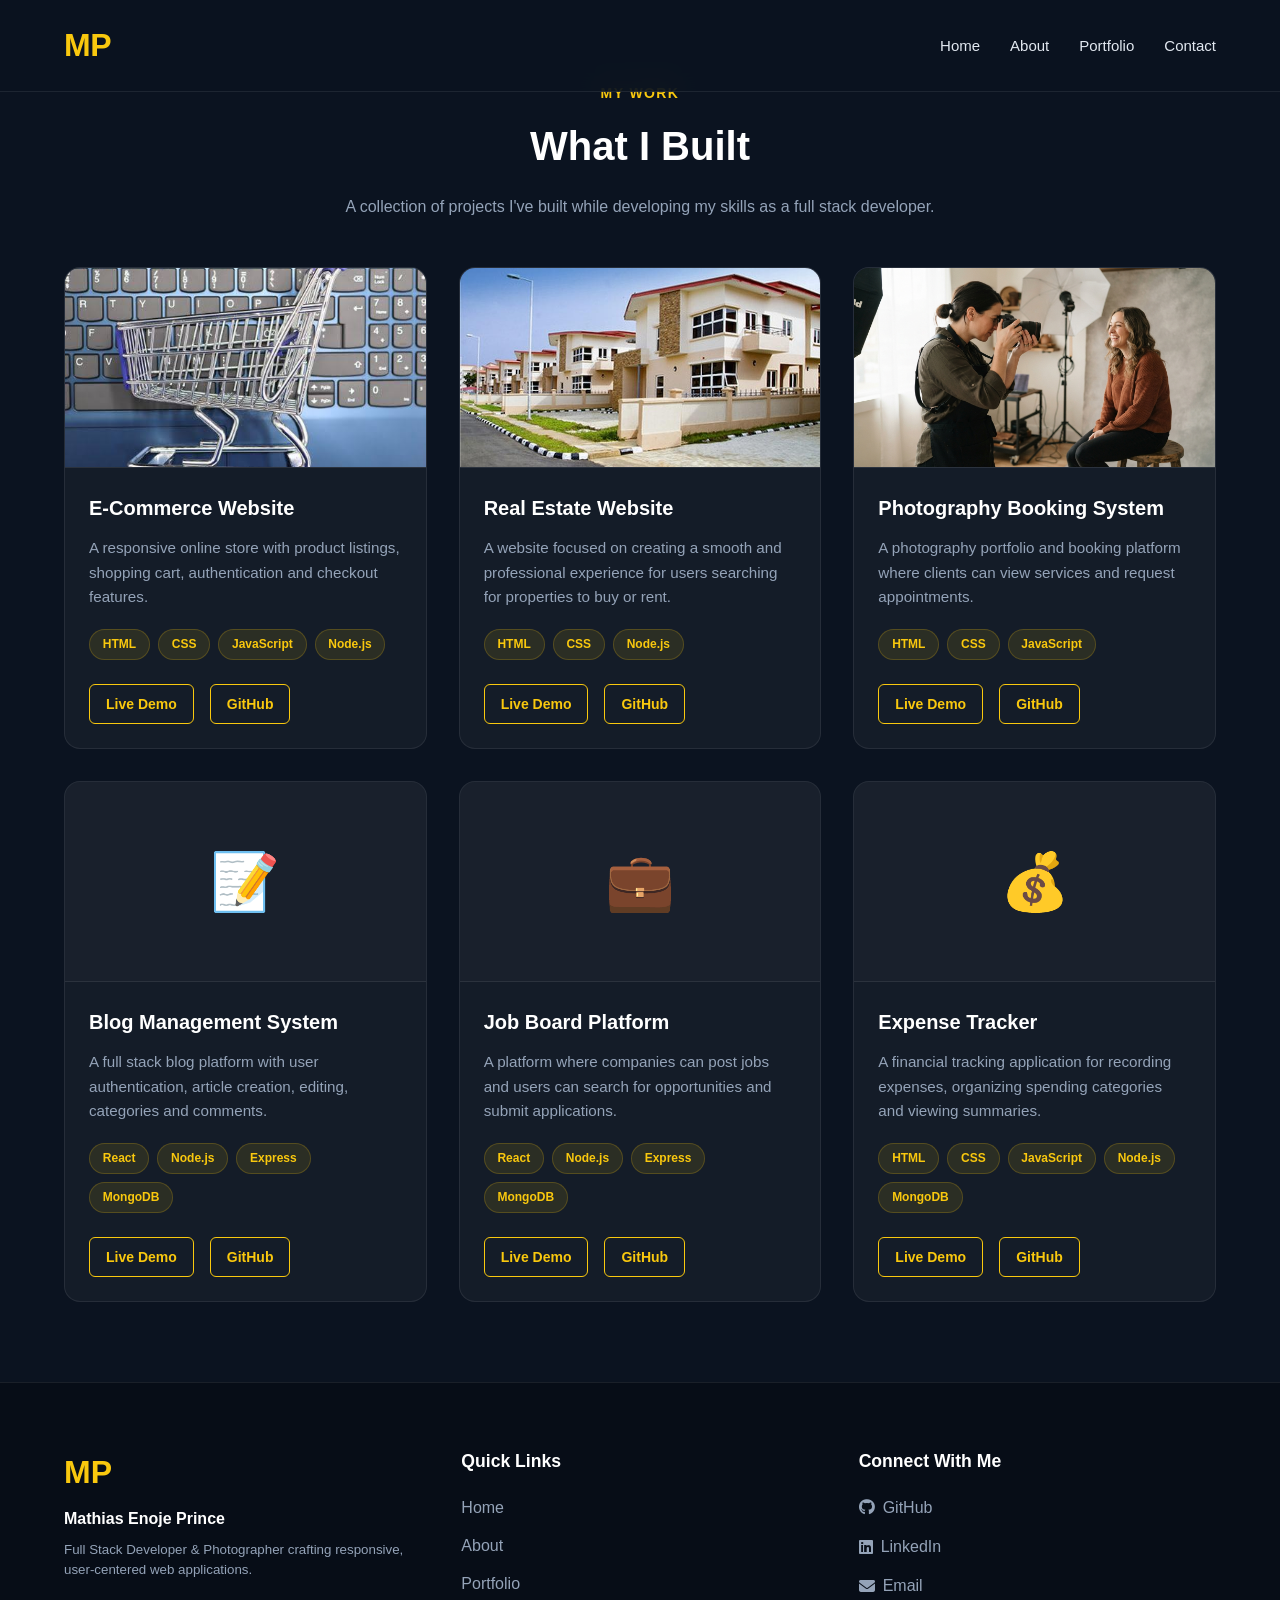
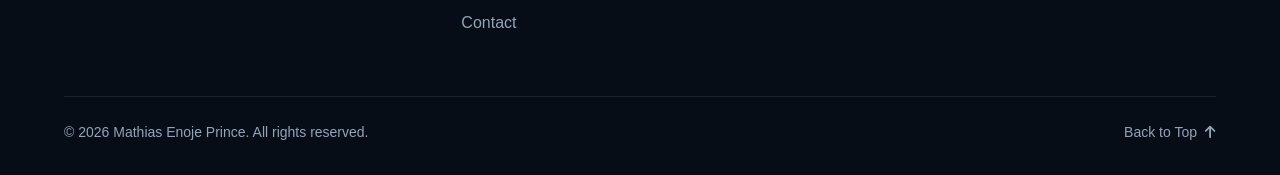
<file: portpages/portfolio.html>
<!DOCTYPE html>
<html lang="en">
<head>
    <link rel="stylesheet" href="../porto.css">
    <link rel="stylesheet" href="https://cdnjs.cloudflare.com/ajax/libs/font-awesome/6.7.2/css/all.min.css"
        integrity="sha512-Evv84Mr4kqVGRNSgIGL/F/aIDqQb7xQ2vcrdIwxfjThSH8CSR7PBEakCr51Ck+w+/U6swU2Im1vVX0SVk9ABhg=="
        crossorigin="anonymous" referrerpolicy="no-referrer" />
   
    <meta charset="UTF-8">
    <meta name="viewport" content="width=device-width, initial-scale=1.0">
    <title>MATHIAS ENOJE PRINCE PORTO</title>
</head>

<body>

    <header>
<nav>
    <div class="logo">
       <h2>MP</h2> 
    </div>
    <ul>
        <li><a href="../portpages/home.html"> Home</a></li>
         <li><a href="../portpages/about.html"> About</a></li>
          <li><a href="../portpages/portfolio.html"> Portfolio</a></li>
           <li><a href="https://wa.me/2349068567751"> Contact</a></li>

    </ul>

</nav>
</header>


<section class="projects" id="projects">
  <div class="projects-container">

    <div class="section-heading">
      <span>MY WORK</span>
      <h2>What I Built</h2>
      <p>
        A collection of projects I've built while developing my skills
        as a full stack developer.
      </p>
    </div>

    <div class="project-grid">

      <!-- Project 1 -->
      <article class="project-card">
        <div class="project-image">
          <img src="../img/ecom.jpg" alt="E-Commerce Website interface preview">
        </div>

        <div class="project-content">
          <h3>E-Commerce Website</h3>
          <p>
            A responsive online store with product listings,
            shopping cart, authentication and checkout features.
          </p>

          <div class="tech-stack">
            <span>HTML</span>
            <span>CSS</span>
            <span>JavaScript</span>
            <span>Node.js</span>
          </div>

          <div class="project-links">
            <a href="../kireina/index.html">Live Demo</a>
            <a href="https://github.com/mathiasenojep-a11y">GitHub</a>
          </div>
        </div>
      </article>

      <!-- Project 2 -->
      <article class="project-card">
        <div class="project-image">
          <img src="../img/Real-Estate.jpg" alt="Real Estate Website search page preview">
        </div>

        <div class="project-content">
          <h3>Real Estate Website</h3>
          <p>
            A website focused on creating a smooth and professional experience for users 
            searching for properties to buy or rent.
          </p>

          <div class="tech-stack">
            <span>HTML</span>
            <span>CSS</span>
            <span>Node.js</span>
          </div>

          <div class="project-links">
            <a href="../equity/index.html">Live Demo</a>
            <a href="https://github.com/mathiasenojep-a11y">GitHub</a>
          </div>
        </div>
      </article>

      <!-- Project 3 -->
      <article class="project-card">
        <div class="project-image">
          <img src="../img/Photographer.jpeg" alt="Photography Booking System portfolio showcase">
        </div>

        <div class="project-content">
          <h3>Photography Booking System</h3>
          <p>
            A photography portfolio and booking platform where
            clients can view services and request appointments.
          </p>

          <div class="tech-stack">
            <span>HTML</span>
            <span>CSS</span>
            <span>JavaScript</span>
          </div>

          <div class="project-links">
            <a href="#" target="_blank" rel="noopener noreferrer">Live Demo</a>
            <a href="https://github.com/mathiasenojep-a11y">GitHub</a>
          </div>
        </div>
      </article>

      <!-- Project 4 -->
      <article class="project-card">
        <div class="project-image">
          <span role="img" aria-label="Blog icon">📝</span>
        </div>

        <div class="project-content">
          <h3>Blog Management System</h3>
          <p>
            A full stack blog platform with user authentication,
            article creation, editing, categories and comments.
          </p>

          <div class="tech-stack">
            <span>React</span>
            <span>Node.js</span>
            <span>Express</span>
            <span>MongoDB</span>
          </div>

          <div class="project-links">
            <a href="#" target="_blank" rel="noopener noreferrer">Live Demo</a>
            <a href="https://github.com/mathiasenojep-a11y">GitHub</a>
          </div>
        </div>
      </article>

      <!-- Project 5 -->
      <article class="project-card">
        <div class="project-image">
          <span role="img" aria-label="Briefcase icon">💼</span>
        </div>

        <div class="project-content">
          <h3>Job Board Platform</h3>
          <p>
            A platform where companies can post jobs and users
            can search for opportunities and submit applications.
          </p>

          <div class="tech-stack">
            <span>React</span>
            <span>Node.js</span>
            <span>Express</span>
            <span>MongoDB</span>
          </div>

          <div class="project-links">
            <a href="#" target="_blank" rel="noopener noreferrer">Live Demo</a>
            <a href="https://github.com/mathiasenojep-a11y">GitHub</a>
          </div>
        </div>
      </article>

      <!-- Project 6 -->
      <article class="project-card">
        <div class="project-image">
          <span role="img" aria-label="Money bag icon">💰</span>
        </div>

        <div class="project-content">
          <h3>Expense Tracker</h3>
          <p>
            A financial tracking application for recording expenses,
            organizing spending categories and viewing summaries.
          </p>

          <div class="tech-stack">
            <span>HTML</span>
            <span>CSS</span>
            <span>JavaScript</span>
            <span>Node.js</span>
            <span>MongoDB</span>
          </div>

          <div class="project-links">
            <a href="#" target="_blank" rel="noopener noreferrer">Live Demo</a>
            <a href="https://github.com/mathiasenojep-a11y">GitHub</a>
          </div>
        </div>
      </article>

    </div>
  </div>
</section>


<!-- Footer Section -->
    <footer class="site-footer">
        <div class="footer-container">
            <!-- Brand Column -->
            <div class="footer-col footer-brand">
                <h2>MP</h2>
                <p>Mathias Enoje Prince</p>
                <small>Full Stack Developer & Photographer crafting responsive, user-centered web applications.</small>
            </div>

            <!-- Quick Links -->
            <div class="footer-col">
                <h3>Quick Links</h3>
                <ul>
                    <li><a href="../portpages/home.html">Home</a></li>
                    <li><a href="../portpages/about.html">About</a></li>
                    <li><a href="../portpages/portfolio.html">Portfolio</a></li>
                    <li><a href="https://wa.me/2349068567751">Contact</a></li>
                </ul>
            </div>

            <!-- Social Links -->
            <div class="footer-col">
                <h3>Connect With Me</h3>
                <ul class="social-links">
                    <li>
                        <a href="https://github.com/mathiasenojep-a11y">
                            <i class="fa-brands fa-github"></i> GitHub
                        </a>
                    </li>
                    <li>
                        <a href="https://www.google.com/search?q=https://www.linkedin.com/in/mathias-enoje-prince-b039b9424">
                            <i class="fa-brands fa-linkedin"></i> LinkedIn
                        </a>
                    </li>
                    <li>
                        <a href="mailto:mathiasenojep@gmail.com">
                            <i class="fa-solid fa-envelope"></i> Email
                        </a>
                    </li>
                </ul>
            </div>
        </div>

        <!-- Bottom Copyright & Back to Top -->
        <div class="footer-bottom">
            <p>&copy; <span id="year"></span> Mathias Enoje Prince. All rights reserved.</p>
            <a href="#" class="back-to-top" aria-label="Back to top">
                Back to Top <i class="fa-solid fa-arrow-up"></i>
            </a>
        </div>
    </footer>

    <script>
        // Dynamically updates the current year
        document.getElementById('year').textContent = new Date().getFullYear();
    </script>
</body>
</html>
</file>
<file: porto.css>
/* ================= BASE RESET & VARIABLES ================= */
* {
    margin: 0;
    padding: 0;
    box-sizing: border-box;
    font-family: 'Poppins', -apple-system, BlinkMacSystemFont, 'Segoe UI', Roboto, sans-serif;
    text-decoration: none;
    list-style: none;
    scroll-behavior: smooth;
}

:root {
    --primary-color: #f9c80e;
    --primary-hover: #e0b300;
    --bg-dark: #0b1320;
    --bg-card: rgba(255, 255, 255, 0.04);
    --border-card: rgba(255, 255, 255, 0.08);
    --text-primary: #ffffff;
    --text-secondary: #94a3b8;
    --shadow-sm: 0 4px 6px -1px rgba(0, 0, 0, 0.2);
    --shadow-lg: 0 10px 25px -5px rgba(0, 0, 0, 0.4);
}

body {
    background-color: var(--bg-dark);
    color: var(--text-primary);
    overflow-x: hidden;
    line-height: 1.6;
}

/* ================= NAVBAR ================= */
header {
    width: 100%;
    position: fixed;
    top: 0;
    left: 0;
    z-index: 1000;
    background: rgba(11, 19, 32, 0.85);
    backdrop-filter: blur(12px);
    border-bottom: 1px solid var(--border-card);
}

nav {
    width: 90%;
    max-width: 1200px;
    margin: auto;
    display: flex;
    justify-content: space-between;
    align-items: center;
    padding: 20px 0;
}

.logo h2 {
    color: var(--primary-color);
    font-size: 32px;
    font-weight: 800;
    letter-spacing: -0.5px;
}

nav ul {
    display: flex;
    gap: 30px;
}

nav ul li a {
    color: #e2e8f0;
    font-size: 15px;
    font-weight: 500;
    transition: color 0.3s ease;
}

nav ul li a:hover {
    color: var(--primary-color);
}

/* ================= HERO ================= */
.hero {
    background: radial-gradient(circle at 50% 20%, #152338 0%, var(--bg-dark) 70%);
    min-height: 100vh;
    display: flex;
    justify-content: center;
    align-items: center;
    text-align: center;
    padding: 140px 10% 80px;
    position: relative;
}

.hero-content {
    max-width: 850px;
    z-index: 2;
}

.intro {
    font-size: 20px;
    margin-bottom: 15px;
    color: var(--text-secondary);
}

.intro span {
    color: var(--primary-color);
    font-weight: 600;
}

.hero h1 {
    font-size: 72px;
    font-weight: 800;
    line-height: 1.1;
    letter-spacing: -1px;
    margin-bottom: 20px;
}

.hero h1 span {
    color: var(--primary-color);
}

.description {
    max-width: 650px;
    margin: 0 auto;
    font-size: 18px;
    line-height: 1.8;
    color: var(--text-secondary);
}

/* Floating Circles */
.hero::before,
.hero::after {
    content: "";
    position: absolute;
    border-radius: 50%;
    background: var(--primary-color);
    opacity: 0.8;
    filter: blur(1px);
}

.hero::before {
    width: 20px;
    height: 20px;
    left: 15%;
    top: 38%;
    animation: float 4s infinite ease-in-out;
}

.hero::after {
    width: 14px;
    height: 14px;
    right: 18%;
    top: 48%;
    animation: float 5s infinite ease-in-out reverse;
}

@keyframes float {
    0%, 100% { transform: translateY(0); }
    50% { transform: translateY(-15px); }
}

/* Buttons */
.btn {
    display: inline-flex;
    align-items: center;
    gap: 10px;
    margin-top: 35px;
    margin-right: 15px;
    padding: 14px 36px;
    background: var(--primary-color);
    color: #0b1320;
    border-radius: 8px;
    font-size: 16px;
    font-weight: 600;
    transition: all 0.3s ease;
}

.btn:hover {
    background: var(--primary-hover);
    transform: translateY(-3px);
    box-shadow: 0 10px 25px rgba(249, 200, 14, 0.3);
}

/* ================= STATS ================= */
.ss {
    background: var(--bg-dark);
    padding: 40px 0;
}

.stats {
    width: 90%;
    max-width: 1100px;
    margin: 0 auto;
    background: var(--primary-color);
    color: #0b1320;
    border-radius: 24px;
    display: flex;
    justify-content: space-around;
    align-items: center;
    padding: 40px 20px;
    text-align: center;
    box-shadow: 0 20px 40px rgba(0, 0, 0, 0.3);
}

.box h2 {
    font-size: 48px;
    font-weight: 800;
}

.box p {
    font-size: 16px;
    font-weight: 600;
    margin-top: 5px;
}

/* ================= ABOUT ================= */
.about {
    width: 90%;
    max-width: 1200px;
    margin: auto;
    display: grid;
    grid-template-columns: 1fr 1fr;
    gap: 60px;
    align-items: center;
    padding: 100px 0;
    background: var(--bg-dark);
}

.about-image img {
    width: 100%;
    border-radius: 16px;
    box-shadow: var(--shadow-lg);
    border: 1px solid var(--border-card);
}

.about-text small {
    color: var(--primary-color);
    letter-spacing: 2px;
    font-weight: 600;
    text-transform: uppercase;
}

.about-text h2 {
    font-size: 44px;
    line-height: 1.2;
    margin: 15px 0 25px;
}

.about-text h2 span {
    color: var(--primary-color);
}

.about-text p {
    color: var(--text-secondary);
    line-height: 1.8;
    margin-bottom: 20px;
}

/* ================= EDUCATION & EXPERIENCE ================= */
.edu {
    background: var(--bg-dark);
    width: 100%;
    padding: 80px 5%;
}

.edus {
    max-width: 1100px;
    margin: auto;
    display: grid;
    grid-template-columns: repeat(auto-fit, minmax(320px, 1fr));
    gap: 30px;
}

.edubsu, .edusaga {
    background: var(--bg-card);
    border: 1px solid var(--border-card);
    padding: 35px;
    border-radius: 16px;
    transition: all 0.3s ease;
}

.edubsu:hover, .edusaga:hover {
    transform: translateY(-5px);
    border-color: rgba(249, 200, 14, 0.3);
    box-shadow: var(--shadow-lg);
}

.edubsu h1 {
    font-size: 24px;
    color: var(--primary-color);
    margin-bottom: 20px;
}

.edubsu h2, .edusaga h2 {
    font-size: 22px;
    margin-bottom: 8px;
    color: var(--text-primary);
}

.edudate {
    font-size: 14px;
    font-weight: 600;
    margin-bottom: 15px;
    color: var(--primary-color);
}

.edubsu p, .edusaga p {
    font-size: 15px;
    line-height: 1.7;
    color: var(--text-secondary);
}

.edubsu strong, .edusaga strong {
    color: var(--text-primary);
}

/* ================= SKILLS ================= */
.skills {
    background: var(--bg-dark);
    width: 100%;
    padding: 80px 5%;
}

.skills-container {
    max-width: 900px;
    margin: auto;
}

.skills-container h2 {
    font-size: 44px;
    margin-bottom: 40px;
    text-align: center;
}

.skills-container h2 span {
    color: var(--primary-color);
}

.skill-box {
    margin-bottom: 25px;
    background: var(--bg-card);
    padding: 20px 25px;
    border-radius: 12px;
    border: 1px solid var(--border-card);
    transition: all 0.3s ease;
}

.skill-box:hover {
    transform: translateY(-3px);
    border-color: rgba(249, 200, 14, 0.3);
}

.skill-info {
    display: flex;
    justify-content: space-between;
    margin-bottom: 12px;
    font-size: 16px;
    font-weight: 600;
}

.skill-info p:last-child {
    color: var(--primary-color);
}

.progress-line {
    height: 8px;
    width: 100%;
    background: rgba(255, 255, 255, 0.1);
    border-radius: 10px;
    overflow: hidden;
}

.progress-line span {
    height: 100%;
    background: var(--primary-color);
    display: block;
    border-radius: 10px;
    box-shadow: 0 0 12px rgba(249, 200, 14, 0.6);
}

/* ================= PROJECTS ================= */
.projects {
    padding: 80px 5%;
    background: var(--bg-dark);
    width: 100%;
}

.projects-container {
    max-width: 1200px;
    margin: 0 auto;
}

.section-heading {
    text-align: center;
    margin-bottom: 3rem;
}

.section-heading span {
    font-size: 0.875rem;
    font-weight: 700;
    letter-spacing: 0.1em;
    color: var(--primary-color);
    text-transform: uppercase;
}

.section-heading h2 {
    font-size: 2.5rem;
    color: var(--text-primary);
    margin: 0.5rem 0 1rem;
}

.section-heading p {
    color: var(--text-secondary);
    max-width: 600px;
    margin: 0 auto;
    font-size: 1rem;
}

.project-grid {
    display: grid;
    grid-template-columns: repeat(auto-fit, minmax(320px, 1fr));
    gap: 2rem;
}

.project-card {
    background-color: var(--bg-card);
    border: 1px solid var(--border-card);
    border-radius: 16px;
    overflow: hidden;
    transition: transform 0.3s ease, border-color 0.3s ease, box-shadow 0.3s ease;
    display: flex;
    flex-direction: column;
}

.project-card:hover {
    transform: translateY(-6px);
    border-color: rgba(249, 200, 14, 0.4);
    box-shadow: var(--shadow-lg);
}

.project-image {
    height: 200px;
    background-color: rgba(255, 255, 255, 0.02);
    display: flex;
    align-items: center;
    justify-content: center;
    overflow: hidden;
    border-bottom: 1px solid var(--border-card);
}

.project-image img {
    width: 100%;
    height: 100%;
    object-fit: cover;
    transition: transform 0.3s ease;
}

.project-card:hover .project-image img {
    transform: scale(1.05);
}

.project-image span {
    font-size: 3.5rem;
}

.project-content {
    padding: 1.5rem;
    display: flex;
    flex-direction: column;
    flex-grow: 1;
}

.project-content h3 {
    font-size: 1.25rem;
    color: var(--text-primary);
    margin-bottom: 0.75rem;
}

.project-content p {
    color: var(--text-secondary);
    font-size: 0.95rem;
    line-height: 1.6;
    margin-bottom: 1.25rem;
    flex-grow: 1;
}

.tech-stack {
    display: flex;
    flex-wrap: wrap;
    gap: 0.5rem;
    margin-bottom: 1.5rem;
}

.tech-stack span {
    background-color: rgba(249, 200, 14, 0.1);
    color: var(--primary-color);
    font-size: 0.75rem;
    font-weight: 600;
    padding: 0.3rem 0.8rem;
    border-radius: 20px;
    border: 1px solid rgba(249, 200, 14, 0.2);
}

.project-links {
    display: flex;
    gap: 1rem;
}

.project-links a {
    font-size: 0.875rem;
    font-weight: 600;
    color: var(--primary-color);
    padding: 0.5rem 1rem;
    border: 1px solid var(--primary-color);
    border-radius: 6px;
    transition: all 0.2s ease;
}

.project-links a:hover {
    background-color: var(--primary-color);
    color: #0b1320;
}

/* ================= FOOTER ================= */
.site-footer {
    background-color: #070d17;
    color: var(--text-secondary);
    padding: 4rem 5% 2rem;
    border-top: 1px solid var(--border-card);
}

.footer-container {
    max-width: 1200px;
    margin: 0 auto;
    display: grid;
    grid-template-columns: repeat(auto-fit, minmax(220px, 1fr));
    gap: 2.5rem;
}

.footer-brand h2 {
    color: var(--primary-color);
    font-size: 2rem;
    margin-bottom: 0.5rem;
}

.footer-brand p {
    color: var(--text-primary);
    font-weight: 600;
    margin-bottom: 0.5rem;
}

.footer-brand small {
    color: var(--text-secondary);
    line-height: 1.5;
    display: block;
}

.footer-col h3 {
    color: var(--text-primary);
    font-size: 1.1rem;
    margin-bottom: 1.2rem;
}

.footer-col ul li {
    margin-bottom: 0.8rem;
}

.footer-col a {
    color: var(--text-secondary);
    transition: color 0.3s ease;
    display: inline-flex;
    align-items: center;
    gap: 0.5rem;
}

.footer-col a:hover {
    color: var(--primary-color);
}

.footer-bottom {
    max-width: 1200px;
    margin: 3rem auto 0;
    padding-top: 1.5rem;
    border-top: 1px solid var(--border-card);
    display: flex;
    justify-content: space-between;
    align-items: center;
    flex-wrap: wrap;
    gap: 1rem;
    font-size: 0.875rem;
}

.back-to-top {
    color: var(--text-secondary);
    display: inline-flex;
    align-items: center;
    gap: 0.5rem;
    transition: color 0.3s ease;
}

.back-to-top:hover {
    color: var(--primary-color);
}

/* ================= RESPONSIVE DESIGN ================= */
@media (max-width: 992px) {
    .about {
        grid-template-columns: 1fr;
        text-align: center;
    }

    .about-image {
        max-width: 450px;
        margin: 0 auto;
    }
}

@media (max-width: 768px) {
    .hero h1 {
        font-size: 46px;
    }

    nav ul {
        gap: 15px;
    }

    .stats {
        flex-direction: column;
        gap: 25px;
        border-radius: 16px;
    }
}
</file>
